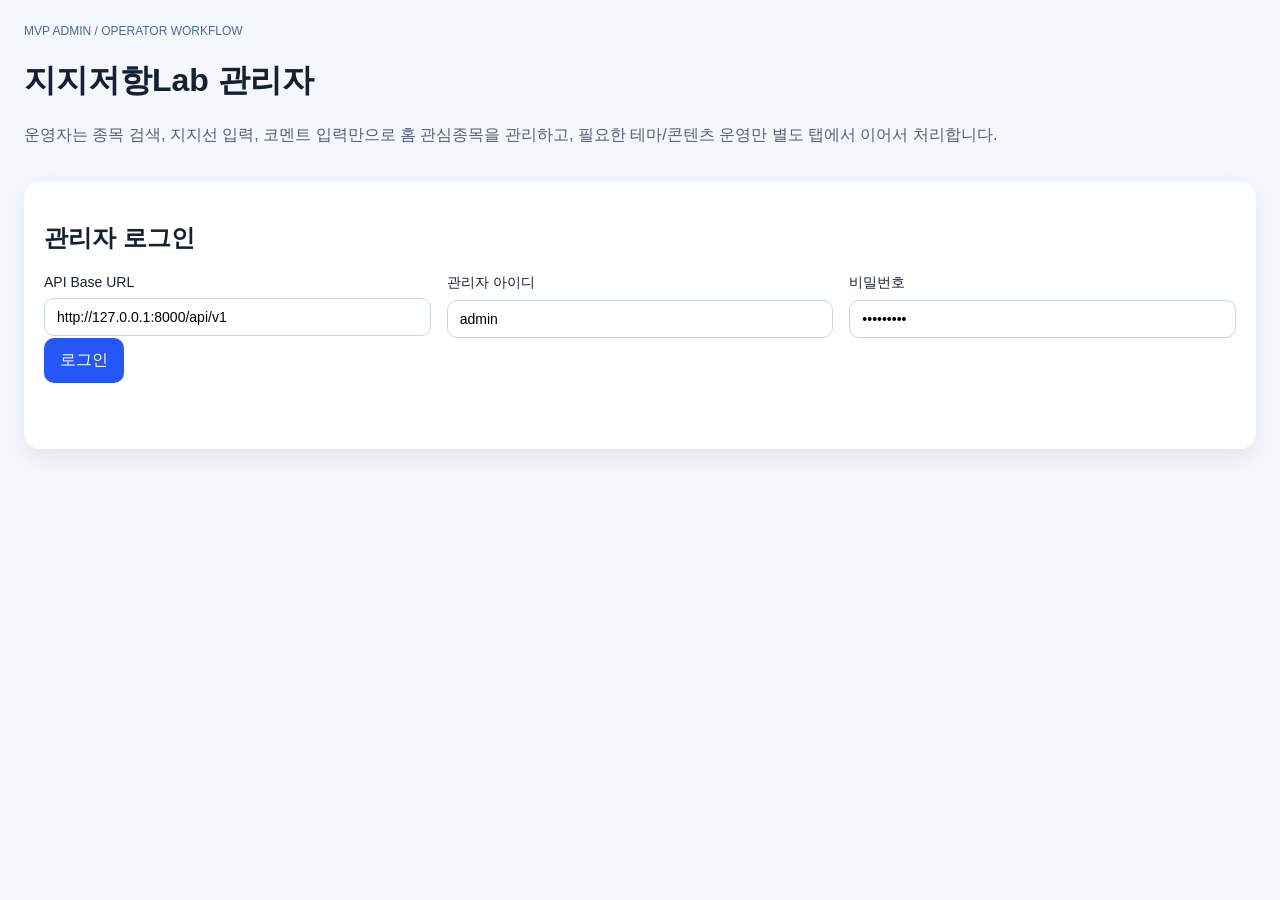
<file: admin_web/index.html>
<!DOCTYPE html>
<html lang="ko">
  <head>
    <meta charset="UTF-8" />
    <meta name="viewport" content="width=device-width, initial-scale=1.0" />
    <title>지지저항Lab Admin</title>
    <script src="./assets/env.js"></script>
    <link rel="stylesheet" href="./assets/styles.css" />
  </head>
  <body>
    <div class="page">
      <header class="page-header">
        <div>
          <p class="eyebrow">MVP Admin / Operator Workflow</p>
          <h1>지지저항Lab 관리자</h1>
          <p class="subtext">
            운영자는 종목 검색, 지지선 입력, 코멘트 입력만으로 홈 관심종목을 관리하고,
            필요한 테마/콘텐츠 운영만 별도 탭에서 이어서 처리합니다.
          </p>
        </div>
        <button id="logoutButton" class="ghost-button" hidden>로그아웃</button>
      </header>

      <section class="panel" id="loginPanel">
        <h2>관리자 로그인</h2>
        <div class="grid two-column">
          <label>
            <span>API Base URL</span>
            <input id="apiBaseUrl" value="http://127.0.0.1:8000/api/v1" />
          </label>
          <label>
            <span>관리자 아이디</span>
            <input id="adminUsername" value="admin" />
          </label>
          <label>
            <span>비밀번호</span>
            <input id="adminPassword" type="password" value="admin1234" />
          </label>
        </div>
        <button id="loginButton">로그인</button>
        <p id="loginMessage" class="message"></p>
      </section>

      <section class="panel" id="dashboardPanel" hidden>
        <div class="section-title-row">
          <div>
            <h2>세션 / 대시보드</h2>
            <p class="muted">운영자 세션과 오늘 운영 지표를 요약합니다.</p>
          </div>
          <button id="refreshButton" class="ghost-button">전체 새로고침</button>
        </div>
        <div class="grid stats" id="dashboardStats"></div>
      </section>

      <section class="panel" id="workspacePanel" hidden>
        <div class="section-title-row">
          <div>
            <h2>운영 워크스페이스</h2>
            <p class="muted">관심종목 등록은 단일 저장 흐름으로 단순화하고, 테마/콘텐츠는 별도 탭에서 유지합니다.</p>
          </div>
        </div>

        <nav class="tab-nav" id="tabNav">
          <button class="tab-button active" data-tab="watchlistTab">탭 A. 관심종목 관리</button>
          <button class="tab-button" data-tab="relationsTab">탭 B. 테마/콘텐츠 관리</button>
        </nav>

        <div class="tab-panel active" id="watchlistTab">
          <div class="grid two-column">
            <article class="form-card">
              <h3>관심종목 등록 / 수정</h3>
              <label>
                <span>종목 검색</span>
                <input id="homeStockSearchInput" placeholder="종목명 또는 종목코드 입력" />
              </label>
              <div id="homeStockSearchResults" class="selection-list"></div>
              <div id="selectedHomeStockSummary" class="info-card empty-inline">종목을 선택하면 요약 정보가 표시됩니다.</div>
              <div class="grid two-column dense top-gap">
                <label>
                  <span>지지선 가격</span>
                  <input id="homeSupportPrice" placeholder="65200" />
                </label>
                <label class="full">
                  <span>코멘트</span>
                  <textarea id="homeComment" placeholder="홈 카드에 우선 노출할 운영자 코멘트를 입력하세요."></textarea>
                </label>
              </div>
              <div class="button-row">
                <button id="saveHomeWatchlistButton" disabled>저장</button>
                <button id="resetHomeWatchlistButton" class="ghost-button">초기화</button>
              </div>
              <p id="homeWatchlistMessage" class="message"></p>
            </article>

            <article class="form-card">
              <div class="section-title-row compact">
                <div>
                  <h3>현재 홈 관심종목</h3>
                  <p class="muted small">표시 순서는 기존 home_featured.display_order를 유지하고, 새 종목은 맨 뒤에 추가됩니다.</p>
                </div>
              </div>
              <div id="homeWatchlistList" class="stack-list"></div>
            </article>
          </div>

          <article class="form-card top-gap">
            <div class="section-title-row compact">
              <div>
                <h3>지지/저항 상세 관리</h3>
                <p class="muted small">관심종목 메인 흐름과 별개로, 기존 레벨 관리 기능은 보조 영역으로 유지합니다.</p>
              </div>
            </div>
            <div class="grid two-column">
              <article class="form-card nested-card">
                <h3>종목 선택</h3>
                <label>
                  <span>종목코드 또는 종목명</span>
                  <input id="levelStockSearchInput" placeholder="지지/저항을 관리할 종목 검색" />
                </label>
                <div id="levelStockSearchResults" class="selection-list"></div>
                <div id="levelStockSummary" class="info-card empty-inline">종목을 선택하면 해당 종목의 지지/저항 레벨을 보여줍니다.</div>
              </article>

              <article class="form-card nested-card">
                <h3>지지/저항 추가</h3>
                <div class="grid two-column dense">
                  <label>
                    <span>레벨 유형</span>
                    <select id="priceLevelType">
                      <option value="SUPPORT">지지선</option>
                      <option value="RESISTANCE">저항선</option>
                    </select>
                  </label>
                  <label><span>가격</span><input id="priceLevelPrice" placeholder="65200" /></label>
                  <label><span>근접 기준(%)</span><input id="priceLevelProximity" value="1.50" /></label>
                  <label><span>반등 기준(%)</span><input id="priceLevelRebound" value="5.00" /></label>
                  <label>
                    <span>입력 출처</span>
                    <select id="priceLevelSource">
                      <option value="operator">operator</option>
                      <option value="Firebase">Firebase</option>
                    </select>
                  </label>
                  <label><span>메모</span><input id="priceLevelNote" placeholder="운영자 수동 입력 메모" /></label>
                </div>
                <button id="savePriceLevelButton">레벨 추가</button>
                <p id="priceLevelMessage" class="message"></p>
              </article>
            </div>

            <div class="grid two-column split-levels top-gap">
              <article class="form-card nested-card">
                <h3>지지선 목록</h3>
                <div id="supportLevelsList" class="stack-list"></div>
              </article>
              <article class="form-card nested-card">
                <h3>저항선 목록</h3>
                <div id="resistanceLevelsList" class="stack-list"></div>
              </article>
            </div>
          </article>
        </div>

        <div class="tab-panel" id="relationsTab">
          <div class="grid two-column">
            <article class="form-card">
              <div class="section-title-row compact">
                <h3>테마 저장</h3>
                <button id="themeCreateNewButton" class="ghost-button small">신규 테마</button>
              </div>
              <label><span>기존 테마 선택</span><select id="themeSelect"></select></label>
              <div class="grid two-column dense">
                <label><span>테마명</span><input id="themeName" placeholder="AI 반도체" /></label>
                <label><span>점수</span><input id="themeScore" placeholder="87" /></label>
                <label class="full"><span>요약</span><textarea id="themeSummary"></textarea></label>
                <label class="checkbox full"><input type="checkbox" id="themeActive" checked /> <span>앱 노출/활성</span></label>
              </div>
              <label>
                <span>연결 종목 검색</span>
                <input id="themeStockSearchInput" placeholder="종목 검색 후 추가" />
              </label>
              <div id="themeStockSearchResults" class="selection-list"></div>
              <div id="themeStockList" class="stack-list"></div>
              <button id="saveThemeButton">테마 저장</button>
              <p id="themeFormMessage" class="message"></p>
            </article>

            <article class="form-card">
              <div class="section-title-row compact">
                <h3>콘텐츠 저장</h3>
                <button id="contentCreateNewButton" class="ghost-button small">신규 콘텐츠</button>
              </div>
              <div class="grid two-column">
                <label><span>기존 콘텐츠 선택</span><select id="contentSelect"></select></label>
                <label>
                  <span>카테고리</span>
                  <select id="contentCategory">
                    <option value="SHORTS">SHORTS</option>
                    <option value="STOCK_ANALYSIS">STOCK_ANALYSIS</option>
                    <option value="THEME_BRIEF">THEME_BRIEF</option>
                    <option value="MARKET_SUMMARY">MARKET_SUMMARY</option>
                    <option value="NOTICE">NOTICE</option>
                  </select>
                </label>
                <label class="full"><span>제목</span><input id="contentTitle" placeholder="AI 반도체 1분 요약" /></label>
                <label class="full"><span>요약</span><textarea id="contentSummary"></textarea></label>
                <label><span>외부 링크</span><input id="contentUrl" placeholder="https://example.com/shorts/301" /></label>
                <label><span>썸네일 URL</span><input id="contentThumbnailUrl" placeholder="https://..." /></label>
                <label><span>정렬 순서</span><input id="contentSortOrder" value="0" /></label>
                <label><span>게시 시각 ISO8601</span><input id="contentPublishedAt" placeholder="2026-03-20T12:00:00+09:00" /></label>
                <label class="checkbox full"><input type="checkbox" id="contentPublished" checked /> <span>앱 노출/게시</span></label>
              </div>
              <div class="grid two-column">
                <div>
                  <label><span>관련 종목 검색</span><input id="contentStockSearchInput" placeholder="종목 검색 후 선택" /></label>
                  <div id="contentStockSearchResults" class="selection-list"></div>
                  <div id="contentStockSummary" class="info-card empty-inline">선택된 종목 없음</div>
                </div>
                <div>
                  <label><span>관련 테마 선택</span><input id="contentThemeSearchInput" placeholder="테마명 검색 후 선택" /></label>
                  <div id="contentThemeSearchResults" class="selection-list"></div>
                  <div id="contentThemeSummary" class="info-card empty-inline">선택된 테마 없음</div>
                </div>
              </div>
              <button id="saveContentButton">콘텐츠 저장</button>
              <p id="contentFormMessage" class="message"></p>
            </article>
          </div>
        </div>
      </section>

      <section class="panel" id="manualPushPanel" hidden>
        <h2>수동 푸시 발송</h2>
        <div class="grid two-column">
          <label><span>User Identifier</span><input id="pushUserIdentifier" value="demo-user" /></label>
          <label><span>딥링크 경로</span><input id="pushTargetPath" value="/notifications" /></label>
          <label><span>제목</span><input id="pushTitle" value="운영 공지" /></label>
          <label><span>메모</span><input id="pushMemo" value="로컬 관리자 테스트" /></label>
          <label class="full"><span>메시지</span><textarea id="pushMessage">수동 발송 테스트 메시지입니다.</textarea></label>
        </div>
        <button id="pushButton">수동 푸시 저장/전송 시도</button>
        <p id="pushMessageStatus" class="message"></p>
      </section>
    </div>

    <script type="module" src="./assets/app.js"></script>
  </body>
</html>
</file>
<file: admin_web/assets/styles.css>
:root {
  color-scheme: light;
  font-family: Arial, sans-serif;
  background: #f4f7fb;
  color: #162033;
}

* { box-sizing: border-box; }
body { margin: 0; background: #f4f7fb; }
button, input, textarea, select { font: inherit; }
button:disabled { opacity: 0.5; cursor: not-allowed; }
input, textarea, select {
  width: 100%;
  border: 1px solid #c8d4e8;
  border-radius: 10px;
  padding: 10px 12px;
  background: #fff;
}
textarea { min-height: 100px; resize: vertical; }
button {
  border: none;
  border-radius: 10px;
  padding: 12px 16px;
  background: #2457f5;
  color: #fff;
  cursor: pointer;
}
button.small { padding: 8px 10px; font-size: 13px; }
button.ghost-button { background: #e8eefb; color: #1f3d8a; }

.page { max-width: 1360px; margin: 0 auto; padding: 24px; }
.page-header { display: flex; justify-content: space-between; align-items: flex-start; gap: 16px; }
.eyebrow { margin: 0 0 8px; color: #4f6b95; font-size: 12px; text-transform: uppercase; }
.subtext, .muted { color: #516077; }
.small { font-size: 13px; }
.top-gap { margin-top: 16px; }

.panel {
  background: #fff;
  border-radius: 16px;
  padding: 20px;
  margin-top: 20px;
  box-shadow: 0 8px 24px rgba(21, 31, 52, 0.08);
}
.grid { display: grid; gap: 16px; }
.two-column { grid-template-columns: repeat(auto-fit, minmax(320px, 1fr)); }
.three-column { grid-template-columns: 1.2fr 1.2fr 1fr; align-items: end; }
.stats { grid-template-columns: repeat(auto-fit, minmax(180px, 1fr)); }
.dense { gap: 12px; }
label { display: flex; flex-direction: column; gap: 8px; font-size: 14px; }
label.full { grid-column: 1 / -1; }
label.checkbox { flex-direction: row; align-items: center; }

.form-card, .stat-card, .hint-card, .table-card {
  background: #f8faff;
  border: 1px solid #dbe4f3;
  border-radius: 12px;
  padding: 16px;
}
.stat-label { font-size: 13px; color: #5c6f89; }
.stat-value { display: block; font-size: 28px; font-weight: bold; margin-top: 8px; }
.section-title-row { display: flex; justify-content: space-between; align-items: center; gap: 16px; }
.section-title-row.compact { align-items: center; }
.button-row { display: flex; flex-wrap: wrap; gap: 8px; margin-top: 12px; }
.button-row.compact { margin-top: 0; }

.tab-nav {
  display: flex;
  flex-wrap: wrap;
  gap: 8px;
  padding: 8px;
  border-radius: 14px;
  background: #f1f5fd;
  margin-top: 20px;
}
.tab-button {
  background: transparent;
  color: #36508e;
  border: 1px solid transparent;
}
.tab-button.active {
  background: #2457f5;
  color: #fff;
}
.tab-panel { display: none; margin-top: 20px; }
.tab-panel.active { display: block; }

.selection-list, .stack-list {
  display: flex;
  flex-direction: column;
  gap: 8px;
  margin-top: 12px;
}
.selection-item, .list-card {
  width: 100%;
  text-align: left;
  background: #fff;
  color: #162033;
  border: 1px solid #d9e4f5;
  border-radius: 12px;
  padding: 12px;
}
.selection-item.selected { border-color: #2457f5; box-shadow: 0 0 0 2px rgba(36, 87, 245, 0.12); }
.selection-item strong, .list-card strong { display: block; }
.selection-item span, .list-card p, .info-card p { color: #5d6e87; margin: 4px 0 0; }
.list-card.vertical-gap { gap: 8px; display: flex; flex-direction: column; }
.info-card {
  border-radius: 12px;
  border: 1px solid #d9e4f5;
  background: #fff;
  padding: 12px;
}
.empty-inline {
  color: #61748f;
  border: 1px dashed #c9d6ed;
  background: #fdfefe;
}
.summary-grid {
  display: grid;
  grid-template-columns: repeat(auto-fit, minmax(180px, 1fr));
  gap: 12px;
}
.summary-grid .full { grid-column: 1 / -1; }

.pill, .source-badge {
  display: inline-flex;
  align-items: center;
  justify-content: center;
  border-radius: 999px;
  padding: 6px 10px;
  font-size: 12px;
  font-weight: 700;
}
.pill.active { background: #e3f7e8; color: #167d32; }
.pill.inactive { background: #f5e8ea; color: #9e2942; }
.pill.state { background: #ecf1fe; color: #2145b2; }
.source-badge.firebase { background: #fff1da; color: #a86d00; }
.source-badge.operator { background: #e6f0ff; color: #2457f5; }

.inline-form {
  display: grid;
  grid-template-columns: repeat(2, minmax(120px, 1fr));
  gap: 8px;
}
.hint-card p { margin-bottom: 0; }
.table-card { overflow-x: auto; }
table { width: 100%; border-collapse: collapse; }
th, td { padding: 12px; border-bottom: 1px solid #dbe4f3; text-align: left; vertical-align: top; }
thead th { background: #eef4ff; }
.message { min-height: 20px; margin-top: 10px; color: #2457f5; }
.message[data-type='error'] { color: #be2f4a; }
.message[data-type='success'] { color: #167d32; }

@media (max-width: 900px) {
  .three-column { grid-template-columns: 1fr; }
  .page-header { flex-direction: column; }
}

.nested-card {
  background: #ffffff;
}

.featured-card {
  display: flex;
  justify-content: space-between;
  gap: 16px;
  align-items: flex-start;
}

.featured-card .button-row {
  justify-content: flex-end;
}
</file>
